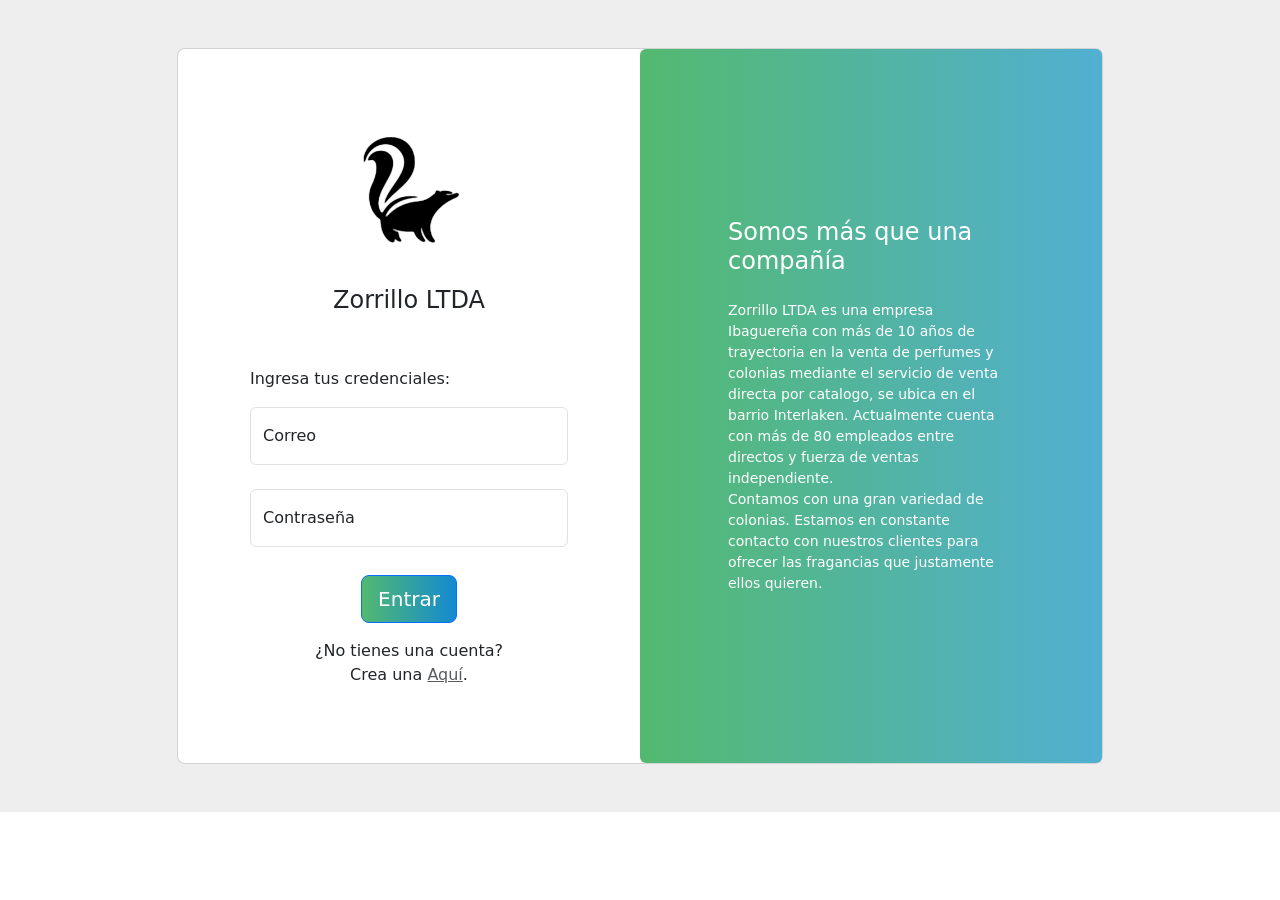
<file: target/classes/static/index.html>
<!DOCTYPE html>
<html lang="en">
<head>
   <link rel="shortcut icon" href="img/favicon.ico"><!--favicon-->
  <title>Zorrillo LTDA</title>
  <meta charset="utf-8">
  <meta name="viewport" content="width=device-width, initial-scale=1">
  <link rel="shortcut icon" href="">
  <link rel="stylesheet" href="css/style.css">
  <link href="https://cdn.jsdelivr.net/npm/bootstrap@5.1.2/dist/css/bootstrap.min.css" rel="stylesheet">
  <script src="https://cdn.jsdelivr.net/npm/bootstrap@5.1.2/dist/js/bootstrap.bundle.min.js"></script>
  <!--script type="text/javascript" src="/webjars/jquery/jquery.min.js"></script-->
  <script src="https://ajax.googleapis.com/ajax/libs/jquery/3.5.1/jquery.min.js"></script>
  <script src="js/index.js"></script>
  <script src="js/login.js"></script>
  <script src="js/profile.js"></script>
  <script src="js/admin.js"></script>
  <script src="js/users.js"></script>
  <script src="js/fragances.js"></script>
  <script src="js/ases.js"></script>
  <script src="js/coord.js"></script>
</head>


<body>
  <!--Despliega el html básico para desplegar todos los servicios de la pagina-->
  <div id="base"></div>
</body>

</html>
</file>
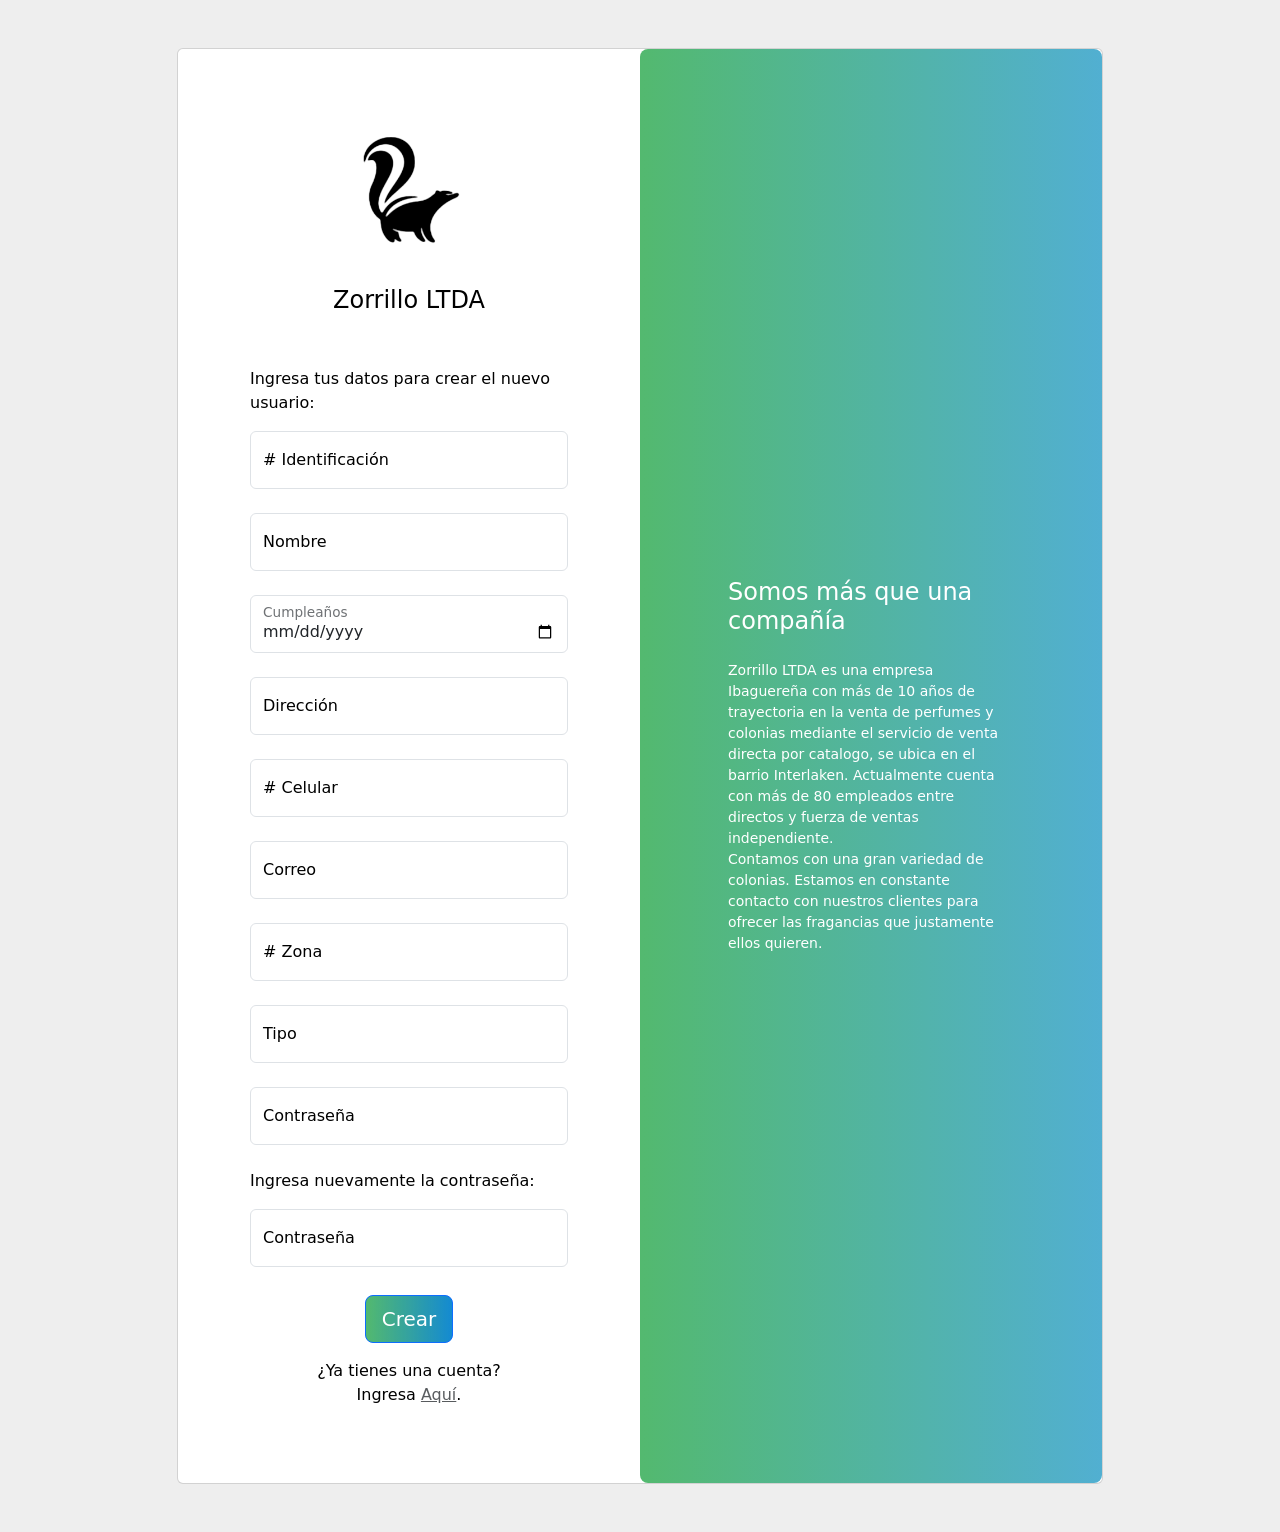
<file: target/classes/static/new.html>
<!DOCTYPE html>
<html lang="en">
<head>
  <title>Zorrillo LTDA</title>
  <meta charset="utf-8">
  <meta name="viewport" content="width=device-width, initial-scale=1">
  <link rel="shortcut icon" href="">
  <link rel="stylesheet" href="css/style.css">
  <link href="https://cdn.jsdelivr.net/npm/bootstrap@5.1.2/dist/css/bootstrap.min.css" rel="stylesheet">
  <script src="https://cdn.jsdelivr.net/npm/bootstrap@5.1.2/dist/js/bootstrap.bundle.min.js"></script>
  <!--script src="https://ajax.googleapis.com/ajax/libs/jquery/3.5.1/jquery.min.js"></script-->
  <script src="//cdnjs.cloudflare.com/ajax/libs/jquery/3.2.1/jquery.min.js"></script>
  <script src="js/newFunciones.js"></script>
</head>


<body>
<section class="h-100 gradient-form" style="background-color: #eee;">
  <div class="container py-5 h-100">
    <div class="row d-flex justify-content-center align-items-center h-100">
      <div class="col-xl-10">
        <div class="card text-black">
          <div class="row g-0">
            <div class="col-lg-6">
              <div class="card-body p-md-5 mx-md-4">

                <div class="text-center">
                  <img src="img/zorrillo.png" style="width: 185px;" alt="logo">
                  <h4 class="mt-1 mb-5 pb-1">Zorrillo LTDA</h4>
                </div>

                <form action="/action_page.php">
                  <p>Ingresa tus datos para crear el nuevo usuario:</p>

                  <!--div class="form-floating mb-4">
                    <input type="number" id="id" class="form-control" placeholder=" # Id"/>
                    <label for="id"># Id</label>
                  </div-->

                  <div class="form-floating mb-4">
                    <input type="text" id="identification" class="form-control" placeholder="# Identificación"/>
                    <label for="identification"># Identificación</label>
                  </div>

                  <div class="form-floating mb-4">
                    <input type="text" id="name" class="form-control" placeholder="Nombre"/>
                    <label for="name">Nombre</label>
                  </div>

                  <div class="form-floating mb-4">
                    <input type="date" id="birthDay" class="form-control" placeholder="Cumpleaños"/>
                    <label for="birthDay">Cumpleaños</label>
                  </div>

                  <!--div class="form-floating mb-4">
                    <input type="text" id="monthBirthDay" class="form-control" placeholder="Mes de Cumpleaños"/>
                    <label for="monthBirthDay">Mes de Cumpleaños</label>
                  </div-->

                  <div class="form-floating mb-4">
                    <input type="text" id="address" class="form-control" placeholder="Dirección"/>
                    <label for="address">Dirección</label>
                  </div>

                  <div class="form-floating mb-4">
                    <input type="text" id="cellPhone" class="form-control" placeholder="# Celular"/>
                    <label for="cellPhone"># Celular</label>
                  </div>

                  <div class="form-floating mb-4">
                    <input type="email" id="email" class="form-control" placeholder="Correo"/>
                    <label for="email">Correo</label>
                  </div>

                  <div class="form-floating mb-4">
                    <input type="text" id="zone" class="form-control" placeholder="# Zona"/>
                    <label for="zone"># Zona</label>
                  </div>

                  <div class="form-floating mb-4">
                    <input type="text" id="type" class="form-control" placeholder="Tipo"/>
                    <label for="zone">Tipo</label>
                  </div>

                  <div class="form-floating mb-4">
                    <input type="password" id="password" class="form-control" placeholder="Contraseña" />
                    <label for="password">Contraseña</label>
                  </div>
                  <p>Ingresa nuevamente la contraseña:</p>
                  <div class="form-floating mb-4">
                    <input type="password" id="password2" class="form-control" placeholder="Contraseña" />
                    <label for="password2">Contraseña</label>
                  </div>


                  <div class="text-center pt-1 mb-4 pb-1">
                    <button class="btn btn-primary btn-lg btn-block fa-lg gradient-custom-2 mb-3" type="button" onclick="crearUser()">Crear</button><br />
                    ¿Ya tienes una cuenta?<br>
                    Ingresa <a class="text-muted" href="./">Aquí</a>.
                  </div>

                  <!--div class="d-flex align-items-center justify-content-center pb-4">
                    <p class="mb-0 me-2">¿No tienes una cuenta?</p>
                    <button type="button" class="btn btn-outline-danger">Crear nueva</button>
                  </div-->

                </form>

              </div>
            </div>
            <div class="card-body rounded-3 col-lg-6 d-flex align-items-center gradient-custom-2">
              <div class="text-white px-3 py-4 p-md-5 mx-md-4">
                <h4 class="mb-4">Somos más que una compañía</h4>
                <p class="small mb-0">Zorrillo LTDA es una empresa Ibaguereña con más de 10 años de trayectoria en la venta de perfumes y colonias mediante el servicio de venta directa por catalogo, se ubica en el barrio Interlaken. Actualmente cuenta con más de 80 empleados entre directos y fuerza de ventas independiente.</p>
                <p class="small mb-0">Contamos con una gran variedad de colonias. Estamos en constante contacto con nuestros clientes para ofrecer las fragancias que justamente ellos quieren.</p>
              </div>
            </div>
          </div>
        </div>
      </div>
    </div>
  </div>
</section>
</body>

</html>
</file>
<file: target/classes/static/css/style.css>
.gradient-custom-2 {
  background: rgb(83,185,111);
  background: linear-gradient(90deg, rgba(83,185,111,1) 0%, rgba(22,148,194,0.7469188358937324) 100%, rgba(0,212,255,1) 100%);
}

@media (min-width: 768px) {
  .gradient-form {
    height: 100vh !important;
  }
}
@media (min-width: 769px) {
  .gradient-custom-2 {
    border-radius: 3rem;
  }
}
</file>
